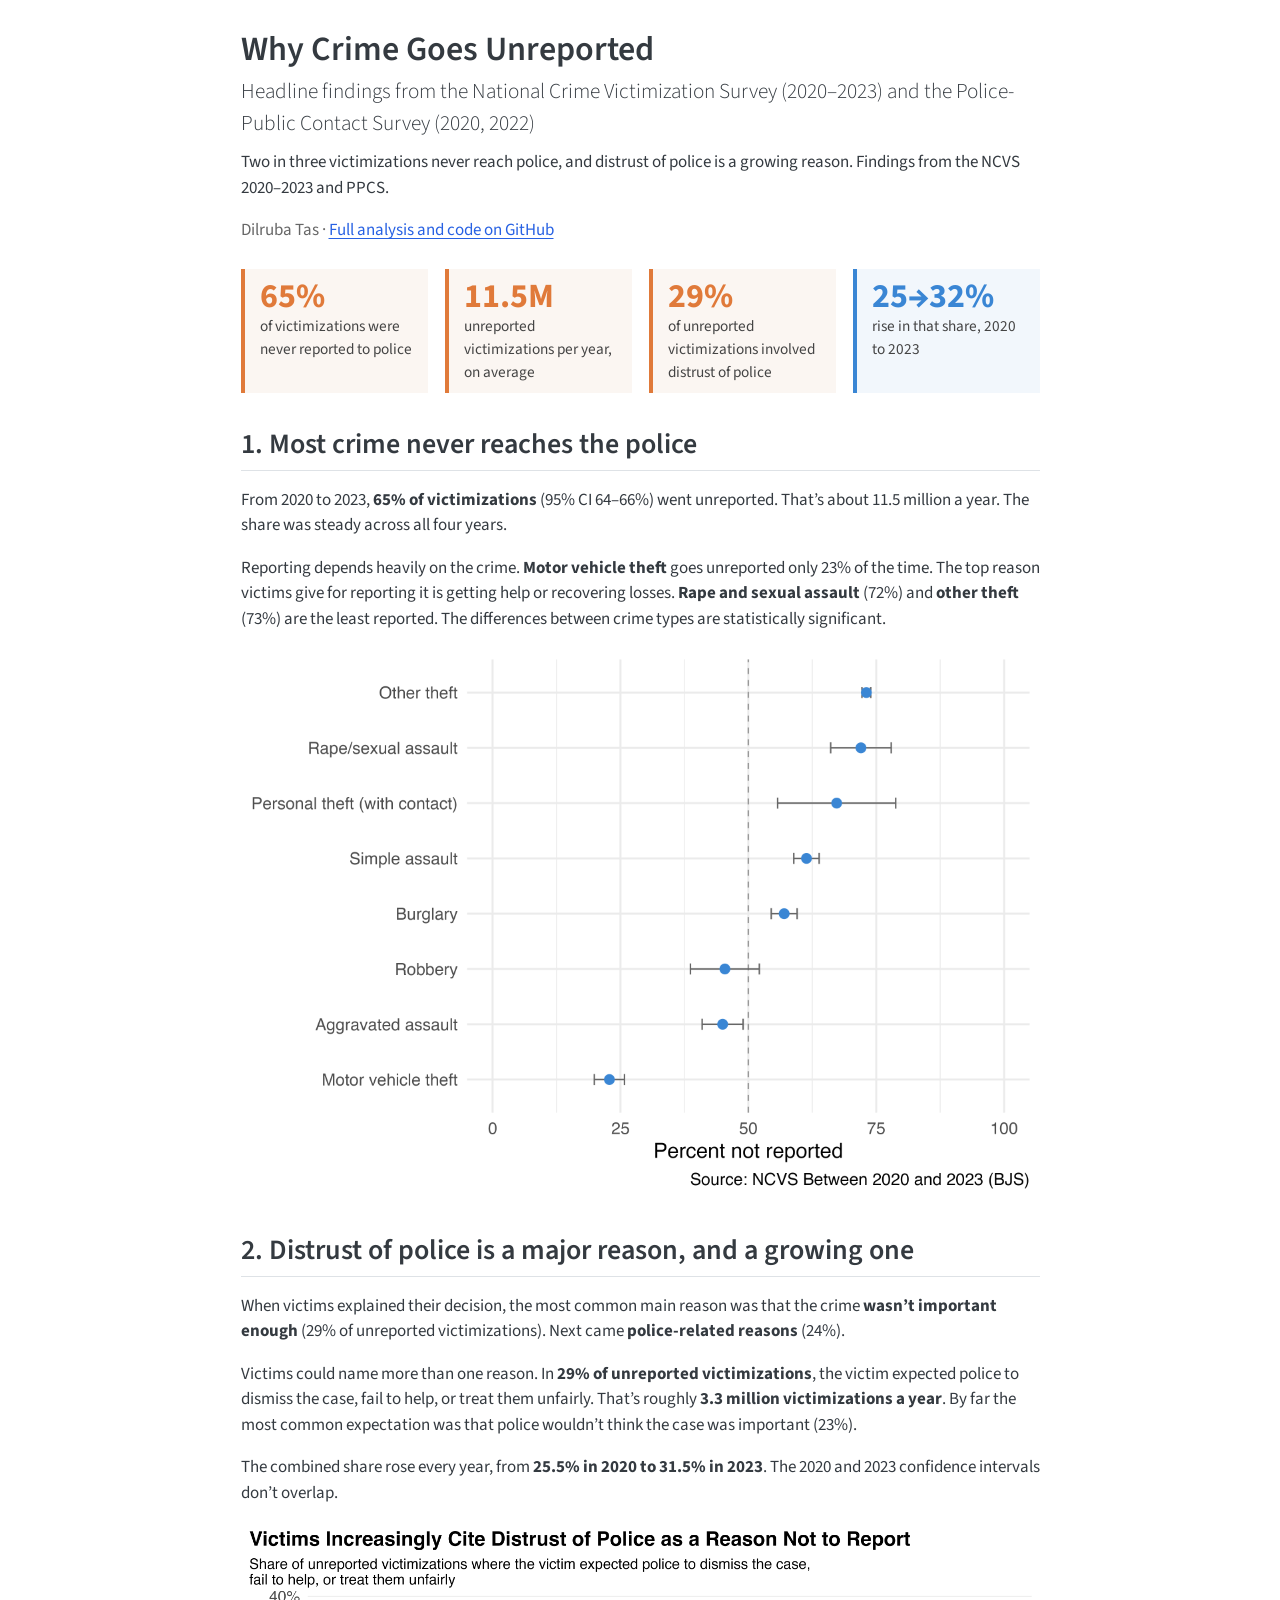
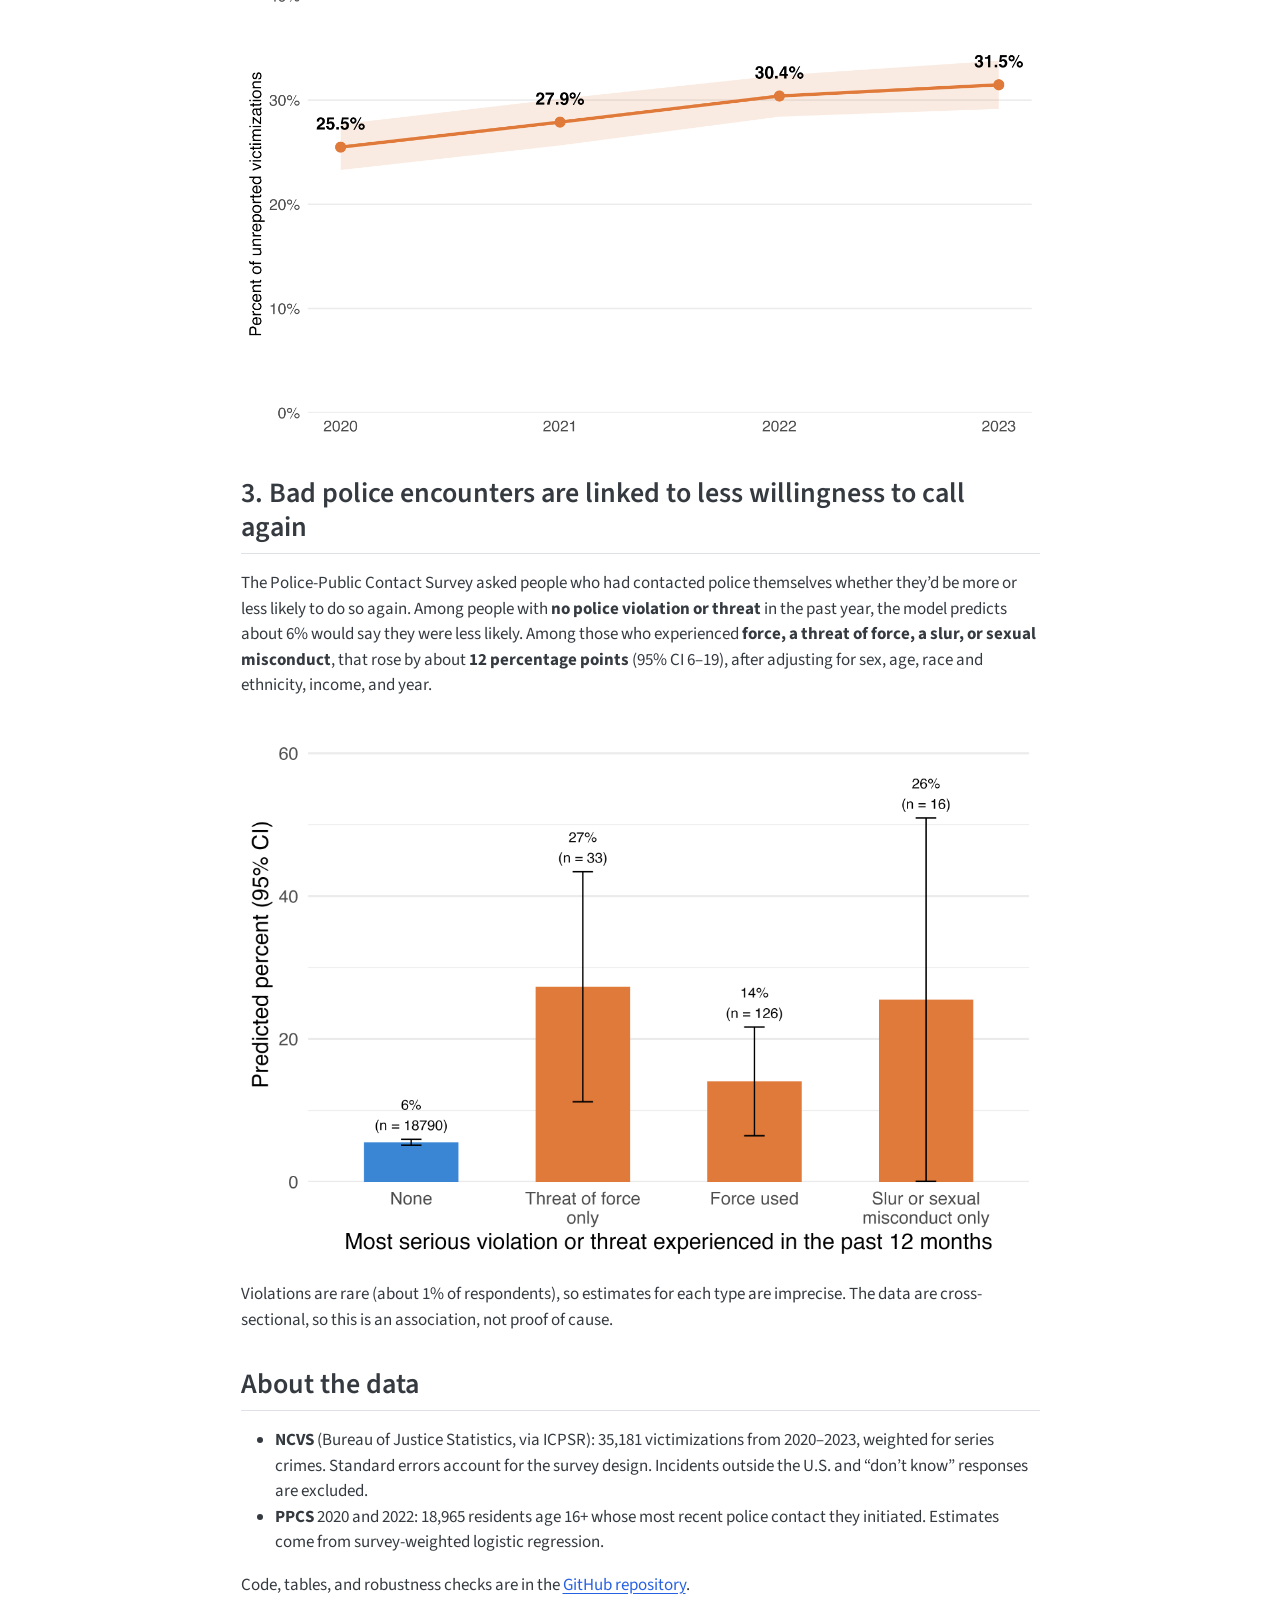
<file: index.html>
<!DOCTYPE html>
<html xmlns="http://www.w3.org/1999/xhtml" lang="en" xml:lang="en"><head>

<meta charset="utf-8">
<meta name="generator" content="quarto-1.10.19">

<meta name="viewport" content="width=device-width, initial-scale=1.0, user-scalable=yes">

<meta name="description" content="Two in three victimizations never reach police, and distrust of police is a growing reason. Findings from the NCVS 2020–2023 and PPCS.">

<title>Why Crime Goes Unreported</title>
<style>
/* Default styles provided by pandoc.
** See https://pandoc.org/MANUAL.html#variables-for-html for config info.
*/
span.smallcaps{font-variant: small-caps;}
div.columns{display: flex; gap: 1.5em;}
div.column{flex: auto;}
@media screen {
div.columns{gap: min(4vw, 1.5em);}
div.column{overflow-x: auto;}
}
div.hanging-indent{margin-left: 1.5em; text-indent: -1.5em;}
ul.task-list{list-style: none;}
ul.task-list li input[type="checkbox"] {
  width: 0.8em;
  margin: 0 0.8em 0.2em -1em; /* quarto-specific, see https://github.com/quarto-dev/quarto-cli/issues/4556 */ 
  vertical-align: middle;
}
</style>


<script src="site_libs/quarto-nav/quarto-nav.js"></script>
<script src="site_libs/clipboard/clipboard.min.js"></script>
<script src="site_libs/quarto-search/autocomplete.umd.js"></script>
<script src="site_libs/quarto-search/fuse.min.js"></script>
<script src="site_libs/quarto-search/quarto-search.js"></script>
<meta name="quarto:offset" content="./">
<script src="site_libs/quarto-html/quarto.js" type="module"></script>
<script src="site_libs/quarto-html/tabsets/tabsets.js" type="module"></script>
<script src="site_libs/quarto-html/popper.min.js"></script>
<script src="site_libs/quarto-html/tippy.umd.min.js"></script>
<script src="site_libs/quarto-html/anchor.min.js"></script>
<link href="site_libs/quarto-html/tippy.css" rel="stylesheet">
<link href="site_libs/quarto-html/quarto-syntax-highlighting-bf27225e3a48a9273f3daa8f8e829971.css" rel="stylesheet" id="quarto-text-highlighting-styles">
<script src="site_libs/bootstrap/bootstrap.min.js"></script>
<link href="site_libs/bootstrap/bootstrap-icons.css" rel="stylesheet">
<link href="site_libs/bootstrap/bootstrap-445b8638c3d06994fee0907d791121c4.min.css" rel="stylesheet" append-hash="true" id="quarto-bootstrap" data-mode="light">
<script id="quarto-search-options" type="application/json">{
  "location": "sidebar",
  "copy-button": false,
  "collapse-after": 3,
  "panel-placement": "start",
  "type": "textbox",
  "limit": 50,
  "keyboard-shortcut": [
    "f",
    "/",
    "s"
  ],
  "show-item-context": false,
  "language": {
    "search-no-results-text": "No results",
    "search-matching-documents-text": "matching documents",
    "search-copy-link-title": "Copy link to search",
    "search-hide-matches-text": "Hide additional matches",
    "search-more-match-text": "more match in this document",
    "search-more-matches-text": "more matches in this document",
    "search-clear-button-title": "Clear",
    "search-text-placeholder": "",
    "search-detached-cancel-button-title": "Cancel",
    "search-submit-button-title": "Submit",
    "search-label": "Search"
  }
}</script>


<link rel="stylesheet" href="styles.css">
<meta property="og:title" content="Why Crime Goes Unreported">
<meta property="og:description" content="Two in three victimizations never reach police, and distrust of police is a growing reason. Findings from the NCVS 2020–2023 and PPCS.">
<meta property="og:image" content="https://dilrubatas.github.io/crime-reporting-ncvs-ppcs/figures/police_reasons_trend.png">
<meta property="og:site_name" content="Why Crime Goes Unreported">
<meta property="og:image:height" content="3900">
<meta property="og:image:width" content="6000">
<meta property="og:image:alt" content="Line chart showing the share of unreported victimizations citing police-related reasons rising from 25.5 percent in 2020 to 31.5 percent in 2023.">
<meta name="twitter:title" content="Why Crime Goes Unreported">
<meta name="twitter:description" content="Two in three victimizations never reach police, and distrust of police is a growing reason. Findings from the NCVS 2020–2023 and PPCS.">
<meta name="twitter:image" content="https://dilrubatas.github.io/crime-reporting-ncvs-ppcs/figures/police_reasons_trend.png">
<meta name="twitter:image-height" content="3900">
<meta name="twitter:image-width" content="6000">
<meta name="twitter:image:alt" content="Line chart showing the share of unreported victimizations citing police-related reasons rising from 25.5 percent in 2020 to 31.5 percent in 2023.">
<meta name="twitter:card" content="summary_large_image">
</head>

<body class="fullcontent quarto-light">

<div id="quarto-search-results"></div>
<!-- content -->
<div id="quarto-content" class="quarto-container page-columns page-rows-contents page-layout-article">
<!-- sidebar -->
<!-- margin-sidebar -->
    
<!-- main -->
<main class="content" id="quarto-document-content">

<header id="title-block-header" class="quarto-title-block default">
<div class="quarto-title">
<h1 class="title">Why Crime Goes Unreported</h1>
<p class="subtitle lead">Headline findings from the National Crime Victimization Survey (2020–2023) and the Police-Public Contact Survey (2020, 2022)</p>
</div>

<div>
  <div class="description">
    Two in three victimizations never reach police, and distrust of police is a growing reason. Findings from the NCVS 2020–2023 and PPCS.
  </div>
</div>


<div class="quarto-title-meta">

    
  
    
  </div>
  


</header>


<p class="byline">
Dilruba Tas · <a href="https://github.com/dilrubatas/crime-reporting-ncvs-ppcs">Full analysis and code on GitHub</a>
</p>
<div class="stats">
<div class="stat">
<div class="num">
65%
</div>
<div class="lbl">
of victimizations were never reported to police
</div>
</div>
<div class="stat">
<div class="num">
11.5M
</div>
<div class="lbl">
unreported victimizations per year, on average
</div>
</div>
<div class="stat">
<div class="num">
29%
</div>
<div class="lbl">
of unreported victimizations involved distrust of police
</div>
</div>
<div class="stat blue">
<div class="num">
25→32%
</div>
<div class="lbl">
rise in that share, 2020 to 2023
</div>
</div>
</div>
<section id="most-crime-never-reaches-the-police" class="level2">
<h2 class="anchored" data-anchor-id="most-crime-never-reaches-the-police">1. Most crime never reaches the police</h2>
<p>From 2020 to 2023, <strong>65% of victimizations</strong> (95% CI 64–66%) went unreported. That’s about 11.5 million a year. The share was steady across all four years.</p>
<p>Reporting depends heavily on the crime. <strong>Motor vehicle theft</strong> goes unreported only 23% of the time. The top reason victims give for reporting it is getting help or recovering losses. <strong>Rape and sexual assault</strong> (72%) and <strong>other theft</strong> (73%) are the least reported. The differences between crime types are statistically significant.</p>
<p><img src="figures/unreported_by_type.png" class="img-fluid" alt="Dot plot of the percent of victimizations not reported to police by crime type, with 95 percent confidence intervals, ranging from 23 percent for motor vehicle theft to 73 percent for other theft."></p>
</section>
<section id="distrust-of-police-is-a-major-reason-and-a-growing-one" class="level2">
<h2 class="anchored" data-anchor-id="distrust-of-police-is-a-major-reason-and-a-growing-one">2. Distrust of police is a major reason, and a growing one</h2>
<p>When victims explained their decision, the most common main reason was that the crime <strong>wasn’t important enough</strong> (29% of unreported victimizations). Next came <strong>police-related reasons</strong> (24%).</p>
<p>Victims could name more than one reason. In <strong>29% of unreported victimizations</strong>, the victim expected police to dismiss the case, fail to help, or treat them unfairly. That’s roughly <strong>3.3 million victimizations a year</strong>. By far the most common expectation was that police wouldn’t think the case was important (23%).</p>
<p>The combined share rose every year, from <strong>25.5% in 2020 to 31.5% in 2023</strong>. The 2020 and 2023 confidence intervals don’t overlap.</p>
<p><img src="figures/police_reasons_trend.png" class="img-fluid" alt="Line chart showing the share of unreported victimizations citing police-related reasons rising from 25.5 percent in 2020 to 31.5 percent in 2023."></p>
</section>
<section id="bad-police-encounters-are-linked-to-less-willingness-to-call-again" class="level2">
<h2 class="anchored" data-anchor-id="bad-police-encounters-are-linked-to-less-willingness-to-call-again">3. Bad police encounters are linked to less willingness to call again</h2>
<p>The Police-Public Contact Survey asked people who had contacted police themselves whether they’d be more or less likely to do so again. Among people with <strong>no police violation or threat</strong> in the past year, the model predicts about 6% would say they were less likely. Among those who experienced <strong>force, a threat of force, a slur, or sexual misconduct</strong>, that rose by about <strong>12 percentage points</strong> (95% CI 6–19), after adjusting for sex, age, race and ethnicity, income, and year.</p>
<p><img src="figures/ppcs_predicted.png" class="img-fluid" alt="Bar chart of predicted percent less likely to contact police: 6 percent with no violation, 27 percent after a threat of force, 14 percent after force, and 26 percent after a slur or sexual misconduct, with wide confidence intervals for the violation groups."></p>
<p>Violations are rare (about 1% of respondents), so estimates for each type are imprecise. The data are cross-sectional, so this is an association, not proof of cause.</p>
</section>
<section id="about-the-data" class="level2">
<h2 class="anchored" data-anchor-id="about-the-data">About the data</h2>
<ul>
<li><strong>NCVS</strong> (Bureau of Justice Statistics, via ICPSR): 35,181 victimizations from 2020–2023, weighted for series crimes. Standard errors account for the survey design. Incidents outside the U.S. and “don’t know” responses are excluded.</li>
<li><strong>PPCS</strong> 2020 and 2022: 18,965 residents age 16+ whose most recent police contact they initiated. Estimates come from survey-weighted logistic regression.</li>
</ul>
<p>Code, tables, and robustness checks are in the <a href="https://github.com/dilrubatas/crime-reporting-ncvs-ppcs">GitHub repository</a>.</p>


</section>

</main> <!-- /main -->
<script id="quarto-html-after-body" type="application/javascript">
  window.document.addEventListener("DOMContentLoaded", function (event) {
    const icon = "";
    const anchorJS = new window.AnchorJS();
    anchorJS.options = {
      placement: 'right',
      icon: icon
    };
    anchorJS.add('.anchored');
    const isCodeAnnotation = (el) => {
      for (const clz of el.classList) {
        if (clz.startsWith('code-annotation-')) {                     
          return true;
        }
      }
      return false;
    }
    const onCopySuccess = function(e) {
      // button target
      const button = e.trigger;
      // don't keep focus
      button.blur();
      // flash "checked"
      button.classList.add('code-copy-button-checked');
      var currentTitle = button.getAttribute("title");
      button.setAttribute("title", "Copied!");
      let tooltip;
      if (window.bootstrap) {
        button.setAttribute("data-bs-toggle", "tooltip");
        button.setAttribute("data-bs-placement", "left");
        button.setAttribute("data-bs-title", "Copied!");
        tooltip = new bootstrap.Tooltip(button, 
          { trigger: "manual", 
            customClass: "code-copy-button-tooltip",
            offset: [0, -8]});
        tooltip.show();    
      }
      setTimeout(function() {
        if (tooltip) {
          tooltip.hide();
          button.removeAttribute("data-bs-title");
          button.removeAttribute("data-bs-toggle");
          button.removeAttribute("data-bs-placement");
        }
        button.setAttribute("title", currentTitle);
        button.classList.remove('code-copy-button-checked');
      }, 1000);
      // clear code selection
      e.clearSelection();
    }
    const getTextToCopy = function(trigger) {
      const outerScaffold = trigger.parentElement.cloneNode(true);
      const codeEl = outerScaffold.querySelector('code');
      for (const childEl of codeEl.children) {
        if (isCodeAnnotation(childEl)) {
          childEl.remove();
        }
      }
      return codeEl.innerText;
    }
    const clipboard = new window.ClipboardJS('.code-copy-button:not([data-in-quarto-modal])', {
      text: getTextToCopy
    });
    clipboard.on('success', onCopySuccess);
    if (window.document.getElementById('quarto-embedded-source-code-modal')) {
      const clipboardModal = new window.ClipboardJS('.code-copy-button[data-in-quarto-modal]', {
        text: getTextToCopy,
        container: window.document.getElementById('quarto-embedded-source-code-modal')
      });
      clipboardModal.on('success', onCopySuccess);
    }
      var localhostRegex = new RegExp(/^(?:http|https):\/\/localhost\:?[0-9]*\//);
      var mailtoRegex = new RegExp(/^mailto:/);
        var filterRegex = new RegExp("https:\/\/dilrubatas\.github\.io\/crime-reporting-ncvs-ppcs\/");
      var isInternal = (href) => {
          return filterRegex.test(href) || localhostRegex.test(href) || mailtoRegex.test(href);
      }
      // Inspect non-navigation links and adorn them if external
     var links = window.document.querySelectorAll('a[href]:not(.nav-link):not(.navbar-brand):not(.toc-action):not(.sidebar-link):not(.sidebar-item-toggle):not(.pagination-link):not(.no-external):not([aria-hidden]):not(.dropdown-item):not(.quarto-navigation-tool):not(.about-link)');
      for (var i=0; i<links.length; i++) {
        const link = links[i];
        if (!isInternal(link.href)) {
          // undo the damage that might have been done by quarto-nav.js in the case of
          // links that we want to consider external
          if (link.dataset.originalHref !== undefined) {
            link.href = link.dataset.originalHref;
          }
        }
      }
    function tippyHover(el, contentFn, onTriggerFn, onUntriggerFn) {
      const config = {
        allowHTML: true,
        maxWidth: 500,
        delay: 100,
        arrow: false,
        appendTo: function(el) {
            return el.parentElement;
        },
        interactive: true,
        interactiveBorder: 10,
        theme: 'quarto',
        placement: 'bottom-start',
      };
      if (contentFn) {
        config.content = contentFn;
      }
      if (onTriggerFn) {
        config.onTrigger = onTriggerFn;
      }
      if (onUntriggerFn) {
        config.onUntrigger = onUntriggerFn;
      }
      window.tippy(el, config); 
    }
    const noterefs = window.document.querySelectorAll('a[role="doc-noteref"]');
    for (var i=0; i<noterefs.length; i++) {
      const ref = noterefs[i];
      tippyHover(ref, function() {
        // use id or data attribute instead here
        let href = ref.getAttribute('data-footnote-href') || ref.getAttribute('href');
        try { href = new URL(href).hash; } catch {}
        const id = href.replace(/^#\/?/, "");
        const note = window.document.getElementById(id);
        if (note) {
          return note.innerHTML;
        } else {
          return "";
        }
      });
    }
    const xrefs = window.document.querySelectorAll('a.quarto-xref');
    const processXRef = (id, note) => {
      // Strip column container classes
      const stripColumnClz = (el) => {
        el.classList.remove("page-full", "page-columns");
        if (el.children) {
          for (const child of el.children) {
            stripColumnClz(child);
          }
        }
      }
      stripColumnClz(note)
      if (id === null || id.startsWith('sec-')) {
        // Special case sections, only their first couple elements
        const container = document.createElement("div");
        if (note.children && note.children.length > 2) {
          container.appendChild(note.children[0].cloneNode(true));
          for (let i = 1; i < note.children.length; i++) {
            const child = note.children[i];
            if (child.tagName === "P" && child.innerText === "") {
              continue;
            } else {
              container.appendChild(child.cloneNode(true));
              break;
            }
          }
          if (window.Quarto?.typesetMath) {
            window.Quarto.typesetMath(container);
          }
          return container.innerHTML
        } else {
          if (window.Quarto?.typesetMath) {
            window.Quarto.typesetMath(note);
          }
          return note.innerHTML;
        }
      } else {
        // Remove any anchor links if they are present
        const anchorLink = note.querySelector('a.anchorjs-link');
        if (anchorLink) {
          anchorLink.remove();
        }
        if (window.Quarto?.typesetMath) {
          window.Quarto.typesetMath(note);
        }
        if (note.classList.contains("callout")) {
          return note.outerHTML;
        } else {
          return note.innerHTML;
        }
      }
    }
    for (var i=0; i<xrefs.length; i++) {
      const xref = xrefs[i];
      tippyHover(xref, undefined, function(instance) {
        instance.disable();
        let url = xref.getAttribute('href');
        let hash = undefined; 
        if (url.startsWith('#')) {
          hash = url;
        } else {
          try { hash = new URL(url).hash; } catch {}
        }
        if (hash) {
          const id = hash.replace(/^#\/?/, "");
          const note = window.document.getElementById(id);
          if (note !== null) {
            try {
              const html = processXRef(id, note.cloneNode(true));
              instance.setContent(html);
            } finally {
              instance.enable();
              instance.show();
            }
          } else {
            // See if we can fetch this
            fetch(url.split('#')[0])
            .then(res => res.text())
            .then(html => {
              const parser = new DOMParser();
              const htmlDoc = parser.parseFromString(html, "text/html");
              const note = htmlDoc.getElementById(id);
              if (note !== null) {
                const html = processXRef(id, note);
                instance.setContent(html);
              } 
            }).finally(() => {
              instance.enable();
              instance.show();
            });
          }
        } else {
          // See if we can fetch a full url (with no hash to target)
          // This is a special case and we should probably do some content thinning / targeting
          fetch(url)
          .then(res => res.text())
          .then(html => {
            const parser = new DOMParser();
            const htmlDoc = parser.parseFromString(html, "text/html");
            const note = htmlDoc.querySelector('main.content');
            if (note !== null) {
              // This should only happen for chapter cross references
              // (since there is no id in the URL)
              // remove the first header
              if (note.children.length > 0 && note.children[0].tagName === "HEADER") {
                note.children[0].remove();
              }
              const html = processXRef(null, note);
              instance.setContent(html);
            } 
          }).finally(() => {
            instance.enable();
            instance.show();
          });
        }
      }, function(instance) {
      });
    }
        let selectedAnnoteEl;
        const selectorForAnnotation = ( cell, annotation) => {
          let cellAttr = 'data-code-cell="' + cell + '"';
          let lineAttr = 'data-code-annotation="' +  annotation + '"';
          const selector = 'span[' + cellAttr + '][' + lineAttr + ']';
          return selector;
        }
        const selectCodeLines = (annoteEl) => {
          const doc = window.document;
          const targetCell = annoteEl.getAttribute("data-target-cell");
          const targetAnnotation = annoteEl.getAttribute("data-target-annotation");
          const annoteSpan = window.document.querySelector(selectorForAnnotation(targetCell, targetAnnotation));
          const lines = annoteSpan.getAttribute("data-code-lines").split(",");
          const lineIds = lines.map((line) => {
            return targetCell + "-" + line;
          })
          let top = null;
          let height = null;
          let parent = null;
          if (lineIds.length > 0) {
              //compute the position of the single el (top and bottom and make a div)
              const el = window.document.getElementById(lineIds[0]);
              top = el.offsetTop;
              height = el.offsetHeight;
              parent = el.parentElement.parentElement;
            if (lineIds.length > 1) {
              const lastEl = window.document.getElementById(lineIds[lineIds.length - 1]);
              const bottom = lastEl.offsetTop + lastEl.offsetHeight;
              height = bottom - top;
            }
            if (top !== null && height !== null && parent !== null) {
              // cook up a div (if necessary) and position it 
              let div = window.document.getElementById("code-annotation-line-highlight");
              if (div === null) {
                div = window.document.createElement("div");
                div.setAttribute("id", "code-annotation-line-highlight");
                div.style.position = 'absolute';
                parent.appendChild(div);
              }
              div.style.top = top - 2 + "px";
              div.style.height = height + 4 + "px";
              div.style.left = 0;
              let gutterDiv = window.document.getElementById("code-annotation-line-highlight-gutter");
              if (gutterDiv === null) {
                gutterDiv = window.document.createElement("div");
                gutterDiv.setAttribute("id", "code-annotation-line-highlight-gutter");
                gutterDiv.style.position = 'absolute';
                const codeCell = window.document.getElementById(targetCell);
                const gutter = codeCell.querySelector('.code-annotation-gutter');
                gutter.appendChild(gutterDiv);
              }
              gutterDiv.style.top = top - 2 + "px";
              gutterDiv.style.height = height + 4 + "px";
            }
            selectedAnnoteEl = annoteEl;
          }
        };
        const unselectCodeLines = () => {
          const elementsIds = ["code-annotation-line-highlight", "code-annotation-line-highlight-gutter"];
          elementsIds.forEach((elId) => {
            const div = window.document.getElementById(elId);
            if (div) {
              div.remove();
            }
          });
          selectedAnnoteEl = undefined;
        };
          // Handle positioning of the toggle
      window.addEventListener(
        "resize",
        throttle(() => {
          elRect = undefined;
          if (selectedAnnoteEl) {
            selectCodeLines(selectedAnnoteEl);
          }
        }, 10)
      );
      function throttle(fn, ms) {
      let throttle = false;
      let timer;
        return (...args) => {
          if(!throttle) { // first call gets through
              fn.apply(this, args);
              throttle = true;
          } else { // all the others get throttled
              if(timer) clearTimeout(timer); // cancel #2
              timer = setTimeout(() => {
                fn.apply(this, args);
                timer = throttle = false;
              }, ms);
          }
        };
      }
        // Attach click handler to the DT
        const annoteDls = window.document.querySelectorAll('dt[data-target-cell]');
        for (const annoteDlNode of annoteDls) {
          annoteDlNode.addEventListener('click', (event) => {
            const clickedEl = event.target;
            if (clickedEl !== selectedAnnoteEl) {
              unselectCodeLines();
              const activeEl = window.document.querySelector('dt[data-target-cell].code-annotation-active');
              if (activeEl) {
                activeEl.classList.remove('code-annotation-active');
              }
              selectCodeLines(clickedEl);
              clickedEl.classList.add('code-annotation-active');
            } else {
              // Unselect the line
              unselectCodeLines();
              clickedEl.classList.remove('code-annotation-active');
            }
          });
        }
    const findCites = (el) => {
      const parentEl = el.parentElement;
      if (parentEl) {
        const cites = parentEl.dataset.cites;
        if (cites) {
          return {
            el,
            cites: cites.split(' ')
          };
        } else {
          return findCites(el.parentElement)
        }
      } else {
        return undefined;
      }
    };
    var bibliorefs = window.document.querySelectorAll('a[role="doc-biblioref"]');
    for (var i=0; i<bibliorefs.length; i++) {
      const ref = bibliorefs[i];
      const citeInfo = findCites(ref);
      if (citeInfo) {
        tippyHover(citeInfo.el, function() {
          var popup = window.document.createElement('div');
          citeInfo.cites.forEach(function(cite) {
            var citeDiv = window.document.createElement('div');
            citeDiv.classList.add('hanging-indent');
            citeDiv.classList.add('csl-entry');
            var biblioDiv = window.document.getElementById('ref-' + cite);
            if (biblioDiv) {
              citeDiv.innerHTML = biblioDiv.innerHTML;
            }
            popup.appendChild(citeDiv);
          });
          return popup.innerHTML;
        });
      }
    }
  });
  </script>
</div> <!-- /content -->




</body></html>
</file>
<file: site_libs/quarto-html/tippy.css>
.tippy-box[data-animation=fade][data-state=hidden]{opacity:0}[data-tippy-root]{max-width:calc(100vw - 10px)}.tippy-box{position:relative;background-color:#333;color:#fff;border-radius:4px;font-size:14px;line-height:1.4;white-space:normal;outline:0;transition-property:transform,visibility,opacity}.tippy-box[data-placement^=top]>.tippy-arrow{bottom:0}.tippy-box[data-placement^=top]>.tippy-arrow:before{bottom:-7px;left:0;border-width:8px 8px 0;border-top-color:initial;transform-origin:center top}.tippy-box[data-placement^=bottom]>.tippy-arrow{top:0}.tippy-box[data-placement^=bottom]>.tippy-arrow:before{top:-7px;left:0;border-width:0 8px 8px;border-bottom-color:initial;transform-origin:center bottom}.tippy-box[data-placement^=left]>.tippy-arrow{right:0}.tippy-box[data-placement^=left]>.tippy-arrow:before{border-width:8px 0 8px 8px;border-left-color:initial;right:-7px;transform-origin:center left}.tippy-box[data-placement^=right]>.tippy-arrow{left:0}.tippy-box[data-placement^=right]>.tippy-arrow:before{left:-7px;border-width:8px 8px 8px 0;border-right-color:initial;transform-origin:center right}.tippy-box[data-inertia][data-state=visible]{transition-timing-function:cubic-bezier(.54,1.5,.38,1.11)}.tippy-arrow{width:16px;height:16px;color:#333}.tippy-arrow:before{content:"";position:absolute;border-color:transparent;border-style:solid}.tippy-content{position:relative;padding:5px 9px;z-index:1}
</file>
<file: site_libs/quarto-html/quarto-syntax-highlighting-bf27225e3a48a9273f3daa8f8e829971.css>
/* quarto syntax highlight colors */
:root {
  --quarto-hl-ot-color: #003B4F;
  --quarto-hl-at-color: #657422;
  --quarto-hl-ss-color: #20794D;
  --quarto-hl-an-color: #5E5E5E;
  --quarto-hl-fu-color: #4758AB;
  --quarto-hl-st-color: #20794D;
  --quarto-hl-cf-color: #003B4F;
  --quarto-hl-op-color: #5E5E5E;
  --quarto-hl-er-color: #AD0000;
  --quarto-hl-bn-color: #AD0000;
  --quarto-hl-al-color: #AD0000;
  --quarto-hl-va-color: #111111;
  --quarto-hl-bu-color: inherit;
  --quarto-hl-ex-color: inherit;
  --quarto-hl-pp-color: #AD0000;
  --quarto-hl-in-color: #5E5E5E;
  --quarto-hl-vs-color: #20794D;
  --quarto-hl-wa-color: #5E5E5E;
  --quarto-hl-do-color: #5E5E5E;
  --quarto-hl-im-color: #00769E;
  --quarto-hl-ch-color: #20794D;
  --quarto-hl-dt-color: #AD0000;
  --quarto-hl-fl-color: #AD0000;
  --quarto-hl-co-color: #5E5E5E;
  --quarto-hl-cv-color: #5E5E5E;
  --quarto-hl-cn-color: #8f5902;
  --quarto-hl-sc-color: #5E5E5E;
  --quarto-hl-dv-color: #AD0000;
  --quarto-hl-kw-color: #003B4F;
}

/* other quarto variables */
:root {
  --quarto-font-monospace: SFMono-Regular, Menlo, Monaco, Consolas, "Liberation Mono", "Courier New", monospace;
}

/* syntax highlight based on Pandoc's rules */
pre > code.sourceCode > span {
  color: #003B4F;
}

code.sourceCode > span {
  color: #003B4F;
}

div.sourceCode,
div.sourceCode pre.sourceCode {
  color: #003B4F;
}

/* Normal */
code span {
  color: #003B4F;
}

/* Alert */
code span.al {
  color: #AD0000;
  font-style: inherit;
}

/* Annotation */
code span.an {
  color: #5E5E5E;
  font-style: inherit;
}

/* Attribute */
code span.at {
  color: #657422;
  font-style: inherit;
}

/* BaseN */
code span.bn {
  color: #AD0000;
  font-style: inherit;
}

/* BuiltIn */
code span.bu {
  font-style: inherit;
}

/* ControlFlow */
code span.cf {
  color: #003B4F;
  font-weight: bold;
  font-style: inherit;
}

/* Char */
code span.ch {
  color: #20794D;
  font-style: inherit;
}

/* Constant */
code span.cn {
  color: #8f5902;
  font-style: inherit;
}

/* Comment */
code span.co {
  color: #5E5E5E;
  font-style: inherit;
}

/* CommentVar */
code span.cv {
  color: #5E5E5E;
  font-style: italic;
}

/* Documentation */
code span.do {
  color: #5E5E5E;
  font-style: italic;
}

/* DataType */
code span.dt {
  color: #AD0000;
  font-style: inherit;
}

/* DecVal */
code span.dv {
  color: #AD0000;
  font-style: inherit;
}

/* Error */
code span.er {
  color: #AD0000;
  font-style: inherit;
}

/* Extension */
code span.ex {
  font-style: inherit;
}

/* Float */
code span.fl {
  color: #AD0000;
  font-style: inherit;
}

/* Function */
code span.fu {
  color: #4758AB;
  font-style: inherit;
}

/* Import */
code span.im {
  color: #00769E;
  font-style: inherit;
}

/* Information */
code span.in {
  color: #5E5E5E;
  font-style: inherit;
}

/* Keyword */
code span.kw {
  color: #003B4F;
  font-weight: bold;
  font-style: inherit;
}

/* Operator */
code span.op {
  color: #5E5E5E;
  font-style: inherit;
}

/* Other */
code span.ot {
  color: #003B4F;
  font-style: inherit;
}

/* Preprocessor */
code span.pp {
  color: #AD0000;
  font-style: inherit;
}

/* SpecialChar */
code span.sc {
  color: #5E5E5E;
  font-style: inherit;
}

/* SpecialString */
code span.ss {
  color: #20794D;
  font-style: inherit;
}

/* String */
code span.st {
  color: #20794D;
  font-style: inherit;
}

/* Variable */
code span.va {
  color: #111111;
  font-style: inherit;
}

/* VerbatimString */
code span.vs {
  color: #20794D;
  font-style: inherit;
}

/* Warning */
code span.wa {
  color: #5E5E5E;
  font-style: italic;
}

.prevent-inlining {
  content: "</";
}

/*# sourceMappingURL=8be38f48d34c45af72792cbd699585e7.css.map */
</file>
<file: styles.css>
.stats {
  display: grid;
  grid-template-columns: repeat(auto-fit, minmax(160px, 1fr));
  gap: 1rem;
  margin: 1.5rem 0 2rem;
}

.stat {
  border-left: 4px solid #e07a3a;
  padding: 0.5rem 0.9rem;
  background: #fbf6f2;
}

.stat .num {
  font-size: 2rem;
  font-weight: 700;
  line-height: 1.1;
  color: #e07a3a;
}

.stat .lbl {
  font-size: 0.9rem;
  color: #444;
}

.stat.blue { border-left-color: #3a86d4; background: #f2f7fc; }
.stat.blue .num { color: #3a86d4; }

.byline { color: #666; }
</file>
